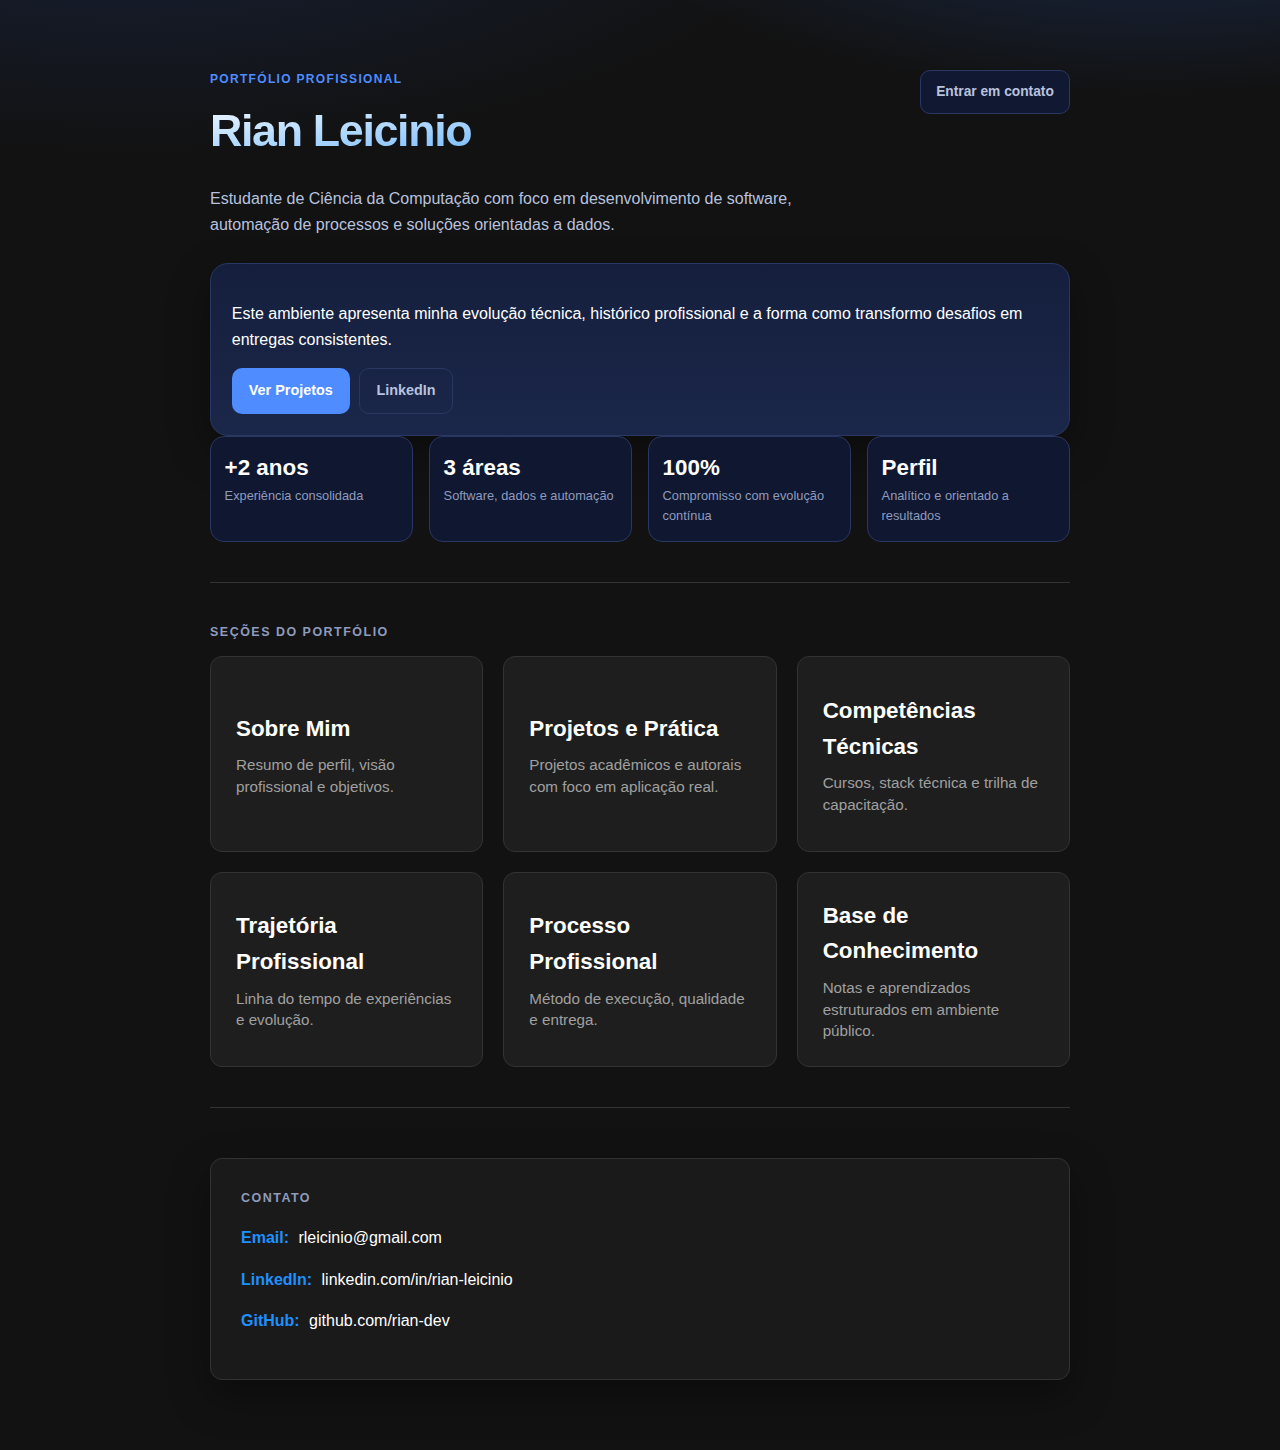
<file: index.html>
<!DOCTYPE html>
<html lang="pt-BR">
<head>
    <meta charset="UTF-8">
    <meta name="viewport" content="width=device-width, initial-scale=1.0">
    <meta name="description" content="Portfólio profissional de Rian Leicinio: projetos, competências, experiência e metodologia de trabalho.">
    <link rel="stylesheet" href="global.css">
    <link rel="stylesheet" href="Menu.css">
    <link rel="icon" href="Imagens/Icon/Icon.png" type="image/png">
    <title>Rian Leicinio | Portfólio</title>
</head>
<body>
    <main class="container">
        <header class="page-header">
            <div>
                <div class="page-kicker">Portfólio profissional</div>
                <h1>Rian Leicinio</h1>
                <p class="subtitle">Estudante de Ciência da Computação com foco em desenvolvimento de software, automação de processos e soluções orientadas a dados.</p>
            </div>
            <a class="nav-back" href="mailto:rleicinio@gmail.com">Entrar em contato</a>
        </header>

        <section class="hero-box">
            <p class="hero-text">Este ambiente apresenta minha evolução técnica, histórico profissional e a forma como transformo desafios em entregas consistentes.</p>
            <div class="actions">
                <a class="btn btn-primary" href="Opcao/Academicos/Academicos.html">Ver Projetos</a>
                <a class="btn btn-ghost" href="https://www.linkedin.com/in/rian-leicinio" target="_blank" rel="noopener noreferrer">LinkedIn</a>
            </div>
        </section>

        <section class="grid stats-grid">
            <article class="stat"><div class="value">+2 anos</div><div class="label">Experiência consolidada</div></article>
            <article class="stat"><div class="value">3 áreas</div><div class="label">Software, dados e automação</div></article>
            <article class="stat"><div class="value">100%</div><div class="label">Compromisso com evolução contínua</div></article>
            <article class="stat"><div class="value">Perfil</div><div class="label">Analítico e orientado a resultados</div></article>
        </section>

        <hr>

        <h2 class="section-title">Seções do portfólio</h2>
        <section class="menu-grid" aria-label="Seções do portfólio">
            <a href="Opcao/Sobre_Mim/Mim.html" class="menu-card"><span class="card-title">Sobre Mim</span><span class="card-desc">Resumo de perfil, visão profissional e objetivos.</span></a>
            <a href="Opcao/Academicos/Academicos.html" class="menu-card"><span class="card-title">Projetos e Prática</span><span class="card-desc">Projetos acadêmicos e autorais com foco em aplicação real.</span></a>
            <a href="Opcao/Competencias/Competencias.html" class="menu-card"><span class="card-title">Competências Técnicas</span><span class="card-desc">Cursos, stack técnica e trilha de capacitação.</span></a>
            <a href="Opcao/Trajetoria/Trajetoria.html" class="menu-card"><span class="card-title">Trajetória Profissional</span><span class="card-desc">Linha do tempo de experiências e evolução.</span></a>
            <a href="Opcao/Processo/Processo.html" class="menu-card"><span class="card-title">Processo Profissional</span><span class="card-desc">Método de execução, qualidade e entrega.</span></a>
            <a href="https://digitalgarden-eight-puce.vercel.app/" target="_blank" rel="noopener noreferrer" class="menu-card"><span class="card-title">Base de Conhecimento</span><span class="card-desc">Notas e aprendizados estruturados em ambiente público.</span></a>
        </section>

        <hr>

        <section class="panel contact-footer">
            <h2 class="section-title">Contato</h2>
            <p class="contact-item"><strong>Email:</strong> <a href="mailto:rleicinio@gmail.com">rleicinio@gmail.com</a></p>
            <p class="contact-item"><strong>LinkedIn:</strong> <a href="https://www.linkedin.com/in/rian-leicinio" target="_blank" rel="noopener noreferrer">linkedin.com/in/rian-leicinio</a></p>
            <p class="contact-item"><strong>GitHub:</strong> <a href="https://github.com/rian-dev" target="_blank" rel="noopener noreferrer">github.com/rian-dev</a></p>
        </section>
    </main>
</body>
</html>
</file>
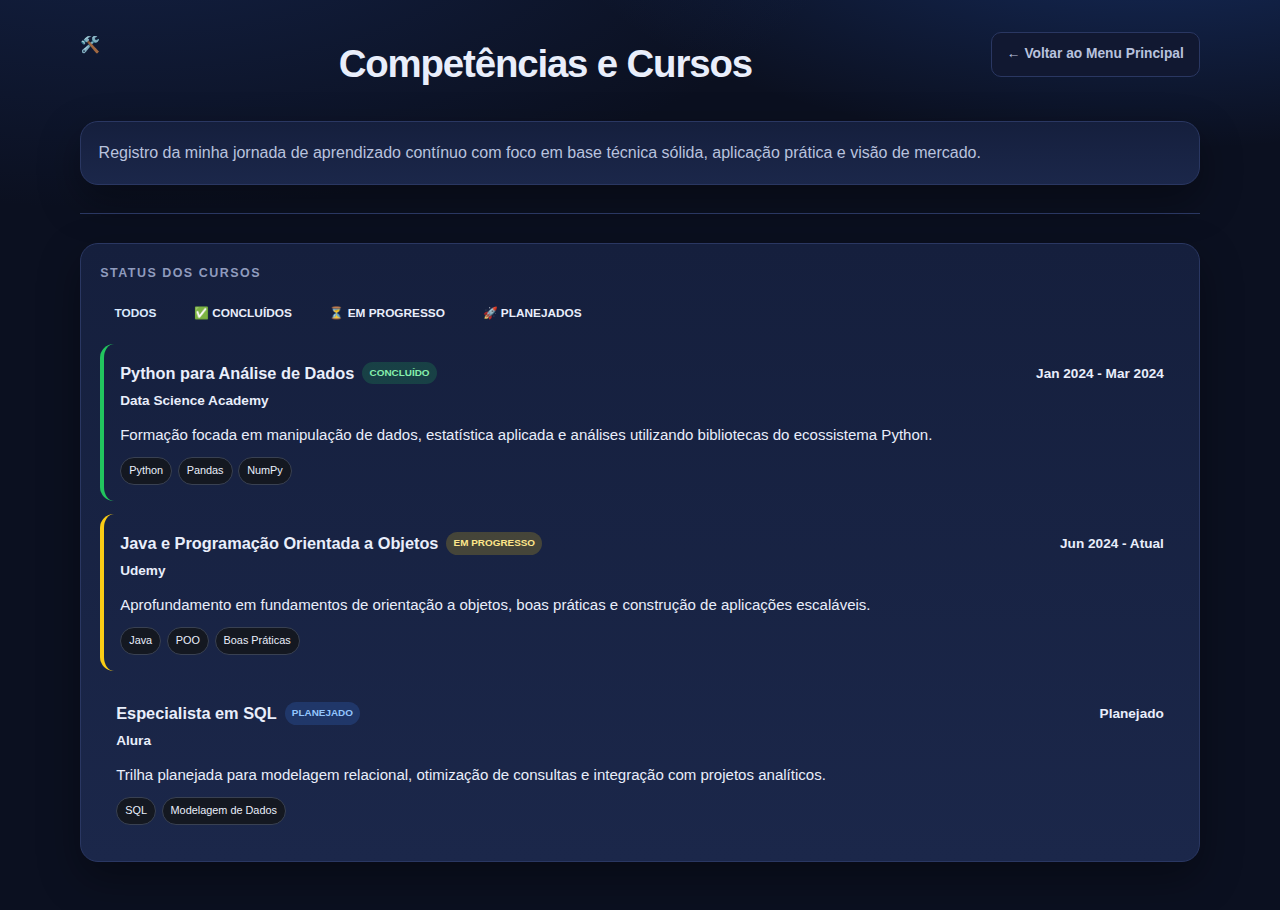
<file: Opcao/Competencias/Competencias.html>
<!DOCTYPE html>
<html lang="pt-BR">

<head>
    <meta charset="UTF-8">
    <meta name="viewport" content="width=device-width, initial-scale=1.0">
    <link rel="stylesheet" href="../../global.css">
    <link rel="stylesheet" href="Competencias.css">
    <title>Competências Técnicas - Rian Leicinio</title>
</head>

<body>
    <script src="Competencias.js" defer></script>
    <main class="container">
        <header class="page-header">
            <div class="page-icon">🛠️</div>
            <h1>Competências e Cursos</h1>
            <a href="../../index.html" class="nav-back">← Voltar ao Menu Principal</a>
        </header>

        <div class="highlight-box">
            Registro da minha jornada de aprendizado contínuo com foco em base técnica sólida, aplicação prática e visão
            de mercado.
        </div>

        <hr>

        <section class="panel">
            <h2 class="section-title">Status dos cursos</h2>
            <div class="filter-container">
                <button class="filter-btn active" onclick="updateFilter('all', this)">Todos</button>
                <button class="filter-btn" onclick="updateFilter('concluido', this)">✅ Concluídos</button>
                <button class="filter-btn" onclick="updateFilter('em-progresso', this)">⏳ Em Progresso</button>
                <button class="filter-btn" onclick="updateFilter('para-iniciar', this)">🚀 Planejados</button>
            </div>

            <div id="course-list" class="course-grid"></div>
        </section>
    </main>
</body>

</html>
</file>
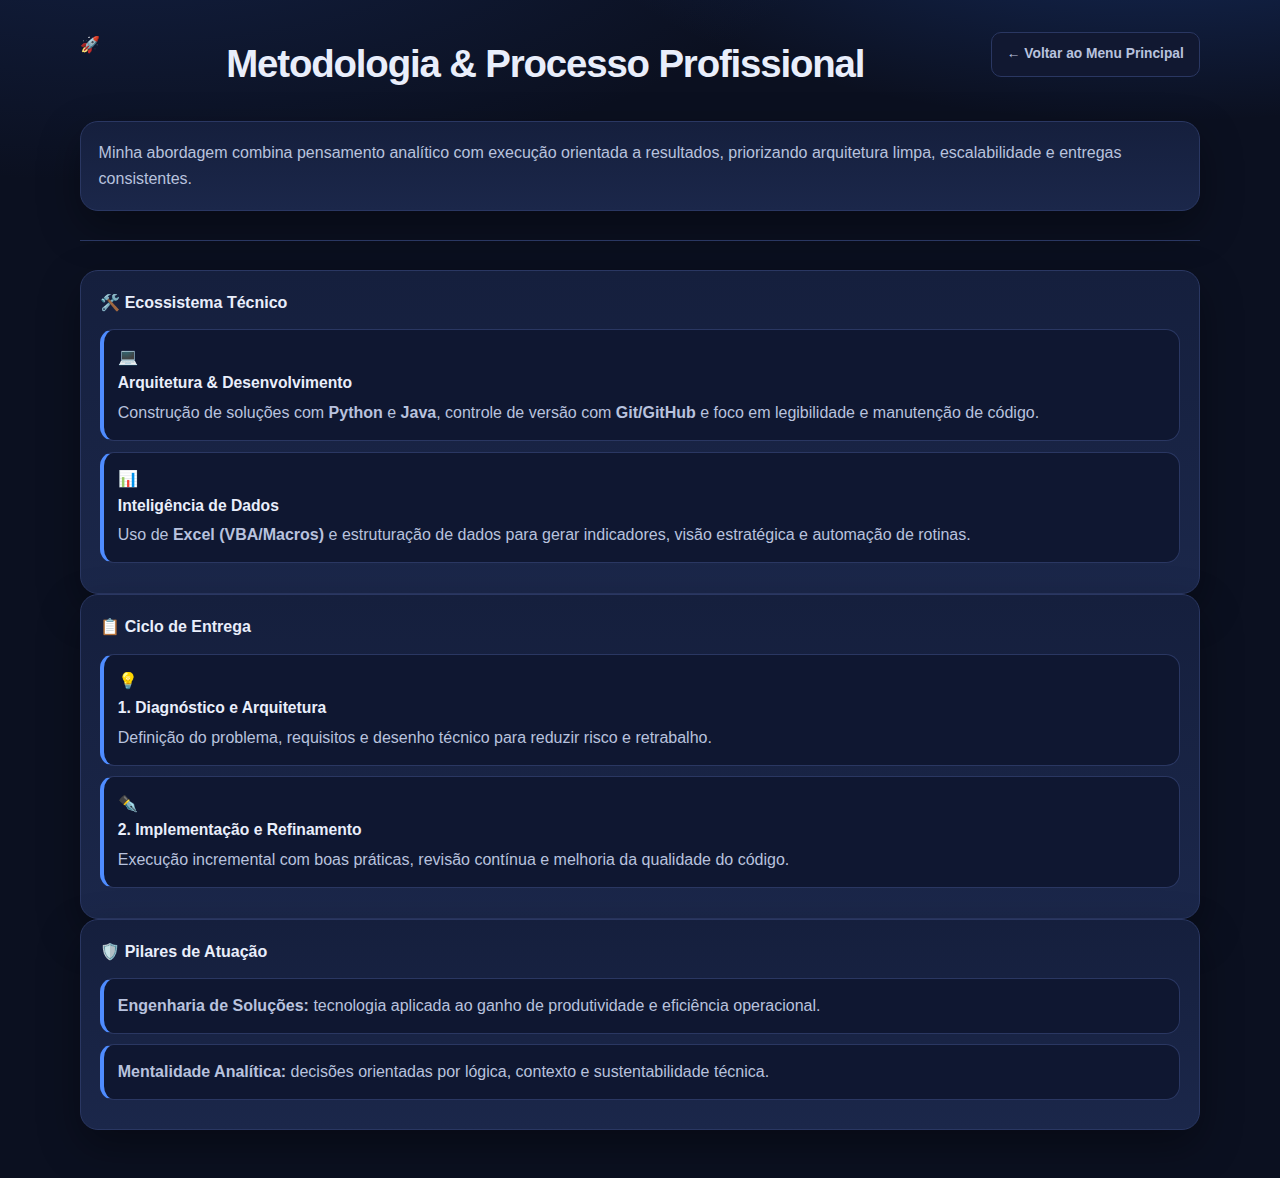
<file: Opcao/Processo/Processo.html>
<!DOCTYPE html>
<html lang="pt-BR">

<head>
    <meta charset="UTF-8">
    <meta name="viewport" content="width=device-width, initial-scale=1.0">
    <link rel="stylesheet" href="../../global.css">
    <link rel="stylesheet" href="Processo.css">
    <title>Processo Profissional - Rian Leicinio</title>
</head>

<body>
    <main class="container">
        <header class="page-header">
            <div class="page-icon">🚀</div>
            <h1>Metodologia & Processo Profissional</h1>
            <a href="../../index.html" class="nav-back">← Voltar ao Menu Principal</a>
        </header>

        <div class="highlight-box">
            Minha abordagem combina pensamento analítico com execução orientada a resultados, priorizando arquitetura
            limpa, escalabilidade e entregas consistentes.
        </div>

        <hr>

        <section class="panel">
            <h2>🛠️ Ecossistema Técnico</h2>
            <article class="step-card">
                <div class="card-header"><span>💻</span><h3>Arquitetura & Desenvolvimento</h3></div>
                <p>Construção de soluções com <strong>Python</strong> e <strong>Java</strong>, controle de versão com
                    <strong>Git/GitHub</strong> e foco em legibilidade e manutenção de código.</p>
            </article>
            <article class="step-card">
                <div class="card-header"><span>📊</span><h3>Inteligência de Dados</h3></div>
                <p>Uso de <strong>Excel (VBA/Macros)</strong> e estruturação de dados para gerar indicadores, visão
                    estratégica e automação de rotinas.</p>
            </article>
        </section>

        <section class="panel">
            <h2>📋 Ciclo de Entrega</h2>
            <article class="step-card">
                <div class="card-header"><span>💡</span><h3>1. Diagnóstico e Arquitetura</h3></div>
                <p>Definição do problema, requisitos e desenho técnico para reduzir risco e retrabalho.</p>
            </article>
            <article class="step-card">
                <div class="card-header"><span>✒️</span><h3>2. Implementação e Refinamento</h3></div>
                <p>Execução incremental com boas práticas, revisão contínua e melhoria da qualidade do código.</p>
            </article>
        </section>

        <section class="panel">
            <h2>🛡️ Pilares de Atuação</h2>
            <article class="step-card"><p><strong>Engenharia de Soluções:</strong> tecnologia aplicada ao ganho de produtividade e eficiência operacional.</p></article>
            <article class="step-card"><p><strong>Mentalidade Analítica:</strong> decisões orientadas por lógica, contexto e sustentabilidade técnica.</p></article>
        </section>
    </main>
</body>

</html>
</file>
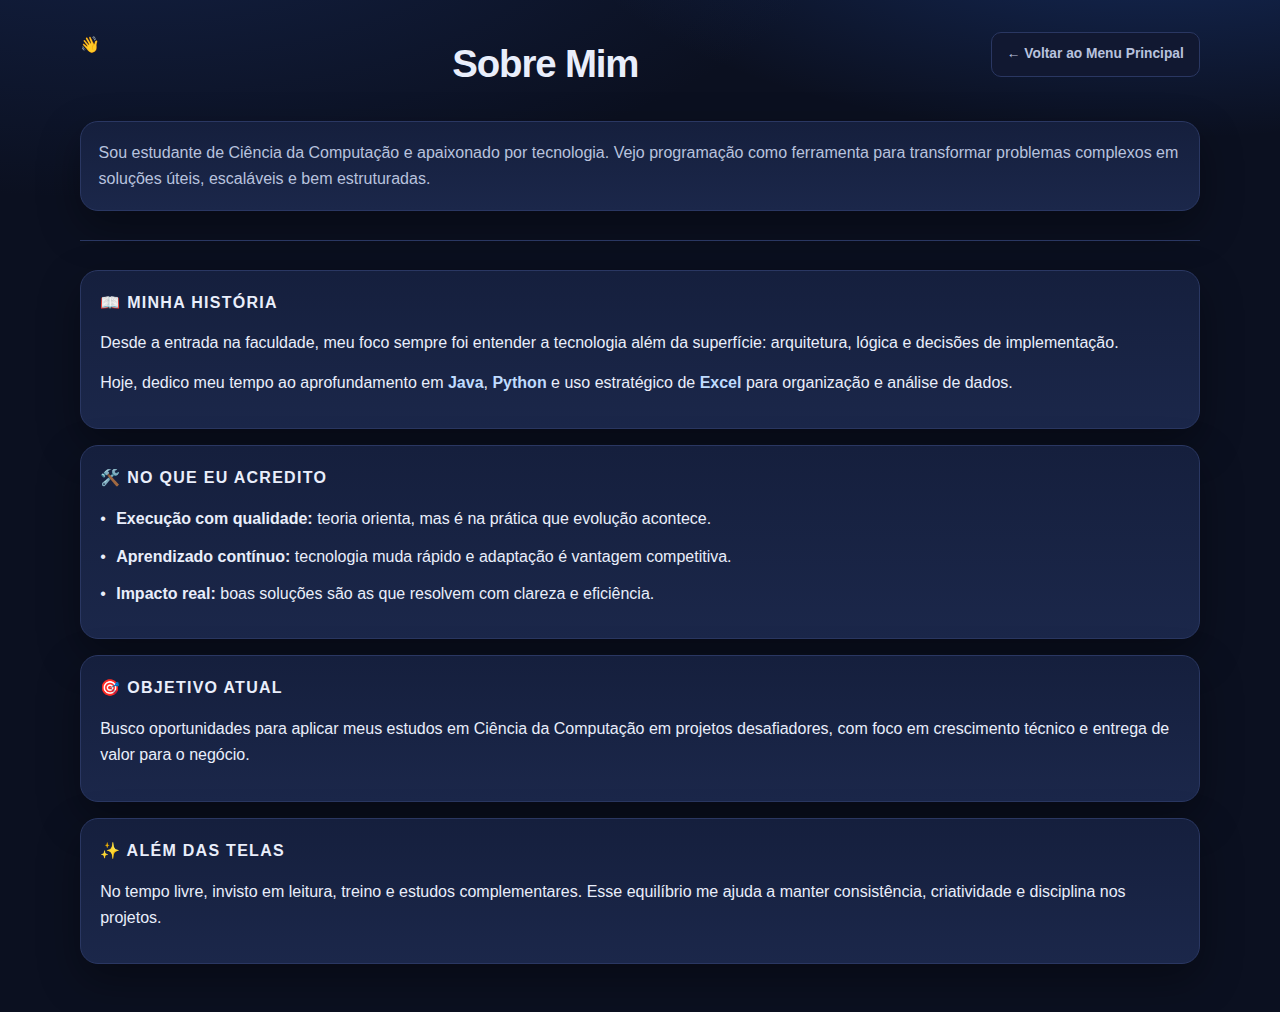
<file: Opcao/Sobre_Mim/Mim.html>
<!DOCTYPE html>
<html lang="pt-BR">

<head>
    <meta charset="UTF-8">
    <meta name="viewport" content="width=device-width, initial-scale=1.0">
    <link rel="stylesheet" href="../../global.css">
    <link rel="stylesheet" href="Mim.css">
    <title>Sobre Mim - Rian Leicinio</title>
</head>

<body>
    <main class="container">
        <header class="page-header">
            <div class="page-icon">👋</div>
            <h1>Sobre Mim</h1>
            <a href="../../index.html" class="nav-back">← Voltar ao Menu Principal</a>
        </header>

        <div class="highlight-box">
            Sou estudante de Ciência da Computação e apaixonado por tecnologia. Vejo programação como ferramenta para
            transformar problemas complexos em soluções úteis, escaláveis e bem estruturadas.
        </div>

        <hr>

        <section class="panel">
            <h2>📖 Minha História</h2>
            <p>Desde a entrada na faculdade, meu foco sempre foi entender a tecnologia além da superfície: arquitetura,
                lógica e decisões de implementação.</p>
            <p>Hoje, dedico meu tempo ao aprofundamento em <span class="tech-text">Java</span>, <span class="tech-text">Python</span> e uso estratégico de <span class="tech-text">Excel</span> para organização e análise de dados.</p>
        </section>

        <section class="panel">
            <h2>🛠️ No que eu acredito</h2>
            <ul class="interests-list">
                <li><strong>Execução com qualidade:</strong> teoria orienta, mas é na prática que evolução acontece.</li>
                <li><strong>Aprendizado contínuo:</strong> tecnologia muda rápido e adaptação é vantagem competitiva.</li>
                <li><strong>Impacto real:</strong> boas soluções são as que resolvem com clareza e eficiência.</li>
            </ul>
        </section>

        <section class="panel">
            <h2>🎯 Objetivo atual</h2>
            <p>Busco oportunidades para aplicar meus estudos em Ciência da Computação em projetos desafiadores, com foco
                em crescimento técnico e entrega de valor para o negócio.</p>
        </section>

        <section class="panel">
            <h2>✨ Além das telas</h2>
            <p>No tempo livre, invisto em leitura, treino e estudos complementares. Esse equilíbrio me ajuda a manter
                consistência, criatividade e disciplina nos projetos.</p>
        </section>
    </main>
</body>

</html>
</file>
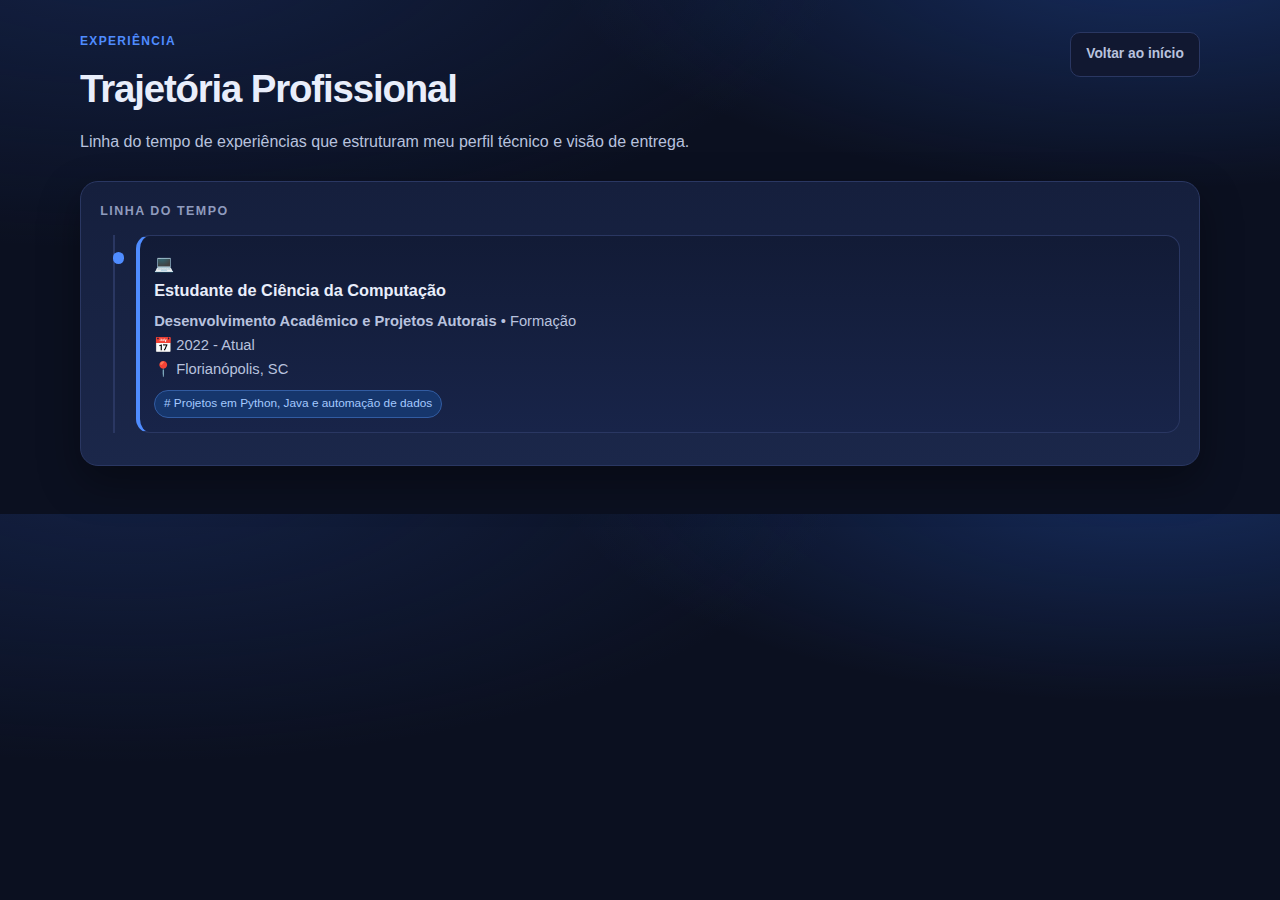
<file: Opcao/Trajetoria/Trajetoria.html>
<!DOCTYPE html>
<html lang="pt-BR">
<head>
    <meta charset="UTF-8">
    <meta name="viewport" content="width=device-width, initial-scale=1.0">
    <link rel="stylesheet" href="../../global.css">
    <link rel="stylesheet" href="Trajetoria.css">
    <title>Trajetória Profissional | Rian Leicinio</title>
</head>
<body>
    <script src="Trajetoria.js" defer></script>
    <main class="container">
        <header class="page-header">
            <div>
                <div class="page-kicker">Experiência</div>
                <h1>Trajetória Profissional</h1>
                <p class="subtitle">Linha do tempo de experiências que estruturam meu perfil técnico e visão de entrega.</p>
            </div>
            <a href="../../index.html" class="nav-back">Voltar ao início</a>
        </header>

        <section class="panel">
            <h2 class="section-title">Linha do tempo</h2>
            <div class="timeline" id="timeline"></div>
        </section>
    </main>
</body>
</html>
</file>
<file: global.css>
:root {
    --bg: #0b1020;
    --bg-soft: #111831;
    --surface: #151f3d;
    --surface-2: #1b274a;
    --text: #e9eefb;
    --text-soft: #b8c2de;
    --muted: #8f9bbd;
    --line: #2a3762;
    --primary: #4f8cff;
    --primary-strong: #2f6ff0;
    --success: #22c55e;
    --warning: #f59e0b;
    --radius-sm: 10px;
    --radius-md: 14px;
    --radius-lg: 18px;
    --shadow: 0 16px 40px rgba(0, 0, 0, 0.35);
}

* { box-sizing: border-box; }

html, body { margin: 0; padding: 0; }

body {
    font-family: Inter, "Segoe UI", Arial, sans-serif;
    color: var(--text);
    background:
        radial-gradient(1200px 500px at 10% -10%, #1f3a7a66, transparent 60%),
        radial-gradient(1000px 400px at 90% -10%, #2f6ff04d, transparent 60%),
        var(--bg);
    line-height: 1.65;
}

.container {
    width: min(1120px, calc(100% - 2rem));
    margin: 2rem auto 3rem;
}

.page-header {
    display: flex;
    justify-content: space-between;
    gap: 1rem;
    align-items: flex-start;
    margin-bottom: 1.6rem;
}

.page-kicker {
    color: var(--primary);
    letter-spacing: 0.11em;
    font-size: 0.75rem;
    text-transform: uppercase;
    font-weight: 700;
    margin-bottom: 0.35rem;
}

h1 {
    margin: 0;
    font-size: clamp(1.9rem, 3vw, 3rem);
    letter-spacing: -0.03em;
}

.subtitle {
    margin: 0.5rem 0 0;
    color: var(--text-soft);
    max-width: 70ch;
}

.nav-back {
    text-decoration: none;
    color: var(--text-soft);
    border: 1px solid var(--line);
    border-radius: var(--radius-sm);
    padding: 0.62rem 0.95rem;
    background: var(--bg-soft);
    font-size: 0.86rem;
    font-weight: 600;
    transition: .2s ease;
    white-space: nowrap;
}

.nav-back:hover { border-color: var(--primary); color: var(--text); }

.hero-box,
.panel,
.highlight-box {
    border: 1px solid var(--line);
    border-radius: var(--radius-lg);
    background: linear-gradient(180deg, var(--surface) 0%, var(--surface-2) 100%);
    box-shadow: var(--shadow);
}

.hero-box { padding: 1.3rem; }
.panel { padding: 1.2rem; }
.highlight-box { padding: 1.1rem; color: var(--text-soft); }

.section-title {
    margin: 0 0 .85rem;
    color: var(--muted);
    text-transform: uppercase;
    letter-spacing: .12em;
    font-size: .78rem;
}

.grid {
    display: grid;
    gap: 1rem;
}

.stats-grid {
    grid-template-columns: repeat(auto-fit, minmax(170px, 1fr));
}

.stat {
    background: #0f1731;
    border: 1px solid var(--line);
    border-radius: var(--radius-md);
    padding: .85rem;
}

.stat .value { font-size: 1.4rem; font-weight: 700; }
.stat .label { color: var(--muted); font-size: .8rem; }

.btn {
    display: inline-flex;
    align-items: center;
    justify-content: center;
    gap: .4rem;
    text-decoration: none;
    border-radius: var(--radius-sm);
    border: 1px solid transparent;
    padding: .64rem 1rem;
    font-weight: 600;
    font-size: .9rem;
}

.btn-primary { background: var(--primary); color: white; }
.btn-primary:hover { background: var(--primary-strong); }

.btn-ghost {
    background: transparent;
    border-color: var(--line);
    color: var(--text-soft);
}
.btn-ghost:hover { border-color: var(--primary); color: var(--text); }

.actions { display: flex; gap: .6rem; flex-wrap: wrap; margin-top: 1rem; }

hr { border: 0; border-top: 1px solid var(--line); margin: 1.8rem 0; }

a:focus-visible, button:focus-visible { outline: 2px solid var(--primary); outline-offset: 2px; }

@media (max-width: 800px) {
    .page-header { flex-direction: column; }
}
</file>
<file: Menu.css>
body {
    font-family: 'Segoe UI', Arial, sans-serif;
    background-color: #121212;
    color: #ffffff;
    margin: 0;
    padding: 0;
    line-height: 1.6;
}

.container {
    max-width: 900px;
    margin: 50px auto;
    padding: 20px;
}

.page-icon {
    font-size: 4em;
    margin-bottom: 10px;
}

h1 {
    font-size: 2.8em;
    margin: 0 0 20px 0;
    background: linear-gradient(172deg, #ffffff, #1e90ff);
    -webkit-background-clip: text;
    -webkit-text-fill-color: transparent;
}

.highlight-box {
    background-color: #1e1e1e;
    padding: 22px;
    border-left: 5px solid #1e90ff;
    margin-bottom: 35px;
    border-radius: 8px;
    color: #e0e0e0;
    font-size: 1.1em;
}

hr {
    border: 0;
    border-top: 1px solid #333;
    margin: 40px 0;
}

h2 {
    font-size: 1.1em;
    margin-bottom: 25px;
    color: #888;
    text-transform: uppercase;
    letter-spacing: 2px;
    display: flex;
    align-items: center;
    gap: 10px;
}

.menu-grid {
    display: grid;
    /* auto-fill ajuda a organizar melhor que o auto-fit em alguns casos */
    grid-template-columns: repeat(auto-fill, minmax(260px, 1fr)); 
    gap: 20px;
    /* Força todas as linhas a terem o mesmo tamanho baseado na maior do site todo */
    grid-auto-rows: 1fr; 
}

.menu-card {
    background-color: #1e1e1e;
    border: 1px solid #333;
    border-radius: 12px;
    padding: 25px;
    text-decoration: none;
    color: #ffffff;
    transition: all 0.3s ease;
    
    display: flex;
    flex-direction: column;
    /* justify-content centraliza o conteúdo verticalmente se sobrar espaço */
    justify-content: center; 
    height: 100%;
    box-sizing: border-box;
}

.menu-card:hover {
    background-color: #252525;
    border-color: #1e90ff;
    transform: translateY(-5px);
    box-shadow: 0 10px 25px rgba(0, 0, 0, 0.5);
}

.menu-card .card-icon {
    font-size: 1.8em;
    margin-bottom: 10px;
}

.menu-card .card-title {
    font-size: 1.4em;
    font-weight: bold;
    margin-bottom: 8px;
    display: block;
}

.menu-card .card-desc {
    font-size: 0.95em;
    color: #a0a0a0;
    line-height: 1.4;
}

.contact-footer {
    margin-top: 50px;
    background: #1a1a1a;
    padding: 30px;
    border-radius: 12px;
    border: 1px solid #333;
}

.contact-header {
    display: flex;
    align-items: center;
    gap: 10px;
    font-size: 1.2em;
    font-weight: bold;
    margin-bottom: 20px;
}

.contact-item {
    margin-bottom: 15px;
    font-size: 1em;
}

.contact-item strong {
    color: #1e90ff;
    margin-right: 5px;
}

.contact-item a {
    color: #fff;
    text-decoration: none;
    border-bottom: 1px solid transparent;
    transition: 0.2s;
}

.contact-item a:hover {
    border-color: #1e90ff;
    color: #1e90ff;

}
</file>
<file: Opcao/Competencias/Competencias.css>
.filter-container {
    margin-bottom: 1rem;
    display: flex;
    gap: 0.55rem;
    flex-wrap: wrap;
}

.filter-btn {
    background: var(--bg-surface-2);
    color: var(--text-muted);
    border: 1px solid var(--border);
    padding: 0.5rem 0.9rem;
    border-radius: var(--radius-sm);
    cursor: pointer;
    font-weight: 700;
    text-transform: uppercase;
    font-size: 0.74rem;
}

.filter-btn.active,
.filter-btn:hover {
    background: var(--accent-soft);
    color: #dbeafe;
    border-color: var(--accent);
}

.course-grid {
    display: grid;
    gap: 0.8rem;
}

.course-card {
    background: var(--bg-surface-2);
    border-radius: var(--radius-md);
    padding: 1rem;
    border: 1px solid var(--border);
    transition: 0.2s ease;
}

.course-card:hover {
    transform: translateY(-2px);
}

.border-concluido { border-left: 4px solid #22c55e; }
.border-em-progresso { border-left: 4px solid #facc15; }
.border-para-iniciar { border-left: 4px solid var(--accent); }

.course-header {
    display: flex;
    justify-content: space-between;
    gap: 0.8rem;
    align-items: flex-start;
    margin-bottom: 0.4rem;
}

.course-title {
    margin: 0;
    font-size: 1.02rem;
    display: flex;
    gap: 0.5rem;
    align-items: center;
    flex-wrap: wrap;
}

.institution {
    display: inline-block;
    margin-top: 0.2rem;
    font-size: 0.85rem;
    font-weight: 700;
}

.color-concluido { color: #86efac; }
.color-em-progresso { color: #fde68a; }
.color-para-iniciar { color: #93c5fd; }

.course-desc {
    margin: 0.6rem 0;
    color: var(--text-secondary);
    font-size: 0.94rem;
}

.status-badge {
    font-size: 0.62rem;
    padding: 0.2rem 0.45rem;
    border-radius: 999px;
    text-transform: uppercase;
    font-weight: 700;
}

.bg-concluido {
    background: rgba(34, 197, 94, 0.2);
    color: #86efac;
}

.bg-em-progresso {
    background: rgba(250, 204, 21, 0.2);
    color: #fde68a;
}

.bg-para-iniciar {
    background: rgba(59, 130, 246, 0.2);
    color: #93c5fd;
}

.tags-container {
    display: flex;
    flex-wrap: wrap;
    gap: 0.35rem;
}

.tag-tech {
    background: #141821;
    color: var(--text-secondary);
    padding: 0.25rem 0.5rem;
    border-radius: 999px;
    font-size: 0.68rem;
    border: 1px solid #394152;
}
</file>
<file: Opcao/Processo/Processo.css>
h2 { margin-top: 0; font-size: 1rem; }

.step-card {
    background: #0f1731;
    border: 1px solid var(--line);
    border-left: 4px solid var(--primary);
    border-radius: var(--radius-md);
    padding: .85rem;
    margin-bottom: .65rem;
}

.step-card h3 { margin: 0 0 .25rem; font-size: .98rem; }
.step-card p { margin: 0; color: var(--text-soft); }

ol { margin: 0; color: var(--text-soft); padding-left: 1.15rem; }
ol li { margin-bottom: .4rem; }
</file>
<file: Opcao/Sobre_Mim/Mim.css>
.panel {
    margin-bottom: 1rem;
}

h2 {
    margin-top: 0;
    margin-bottom: 0.9rem;
    font-size: 1rem;
    text-transform: uppercase;
    letter-spacing: 0.08em;
    color: var(--text-muted);
}

p {
    margin: 0 0 0.8rem;
    color: var(--text-secondary);
}

.tech-text {
    color: #bfdbfe;
    font-weight: 700;
}

.interests-list {
    list-style: none;
    margin: 0;
    padding: 0;
}

.interests-list li {
    margin-bottom: 0.7rem;
    color: var(--text-secondary);
    padding-left: 1rem;
    position: relative;
}

.interests-list li::before {
    content: "•";
    color: var(--accent);
    position: absolute;
    left: 0;
}
</file>
<file: Opcao/Trajetoria/Trajetoria.css>
.timeline { position: relative; margin-left: .8rem; border-left: 2px solid var(--line); padding-left: .2rem; }
.exp-card {
    margin: 0 0 .8rem 1.1rem;
    border: 1px solid var(--line);
    border-left: 4px solid var(--primary);
    border-radius: var(--radius-md);
    background: linear-gradient(180deg, #121b36 0%, #182449 100%);
    padding: .9rem;
    position: relative;
}
.timeline-dot {
    width: .72rem; height: .72rem; border-radius: 50%;
    background: var(--primary); position: absolute; left: -1.68rem; top: 1rem;
}
.exp-header { margin-bottom: .3rem; }
.exp-card h3 { margin: 0; font-size: 1.02rem; }
.exp-info { color: var(--text-soft); font-size: .92rem; }
.exp-tag {
    margin-top: .55rem; display: inline-block; font-size: .74rem;
    color: #a4c9ff; background: #16366c; border: 1px solid #325ca2;
    border-radius: 999px; padding: .18rem .55rem;
}
</file>
